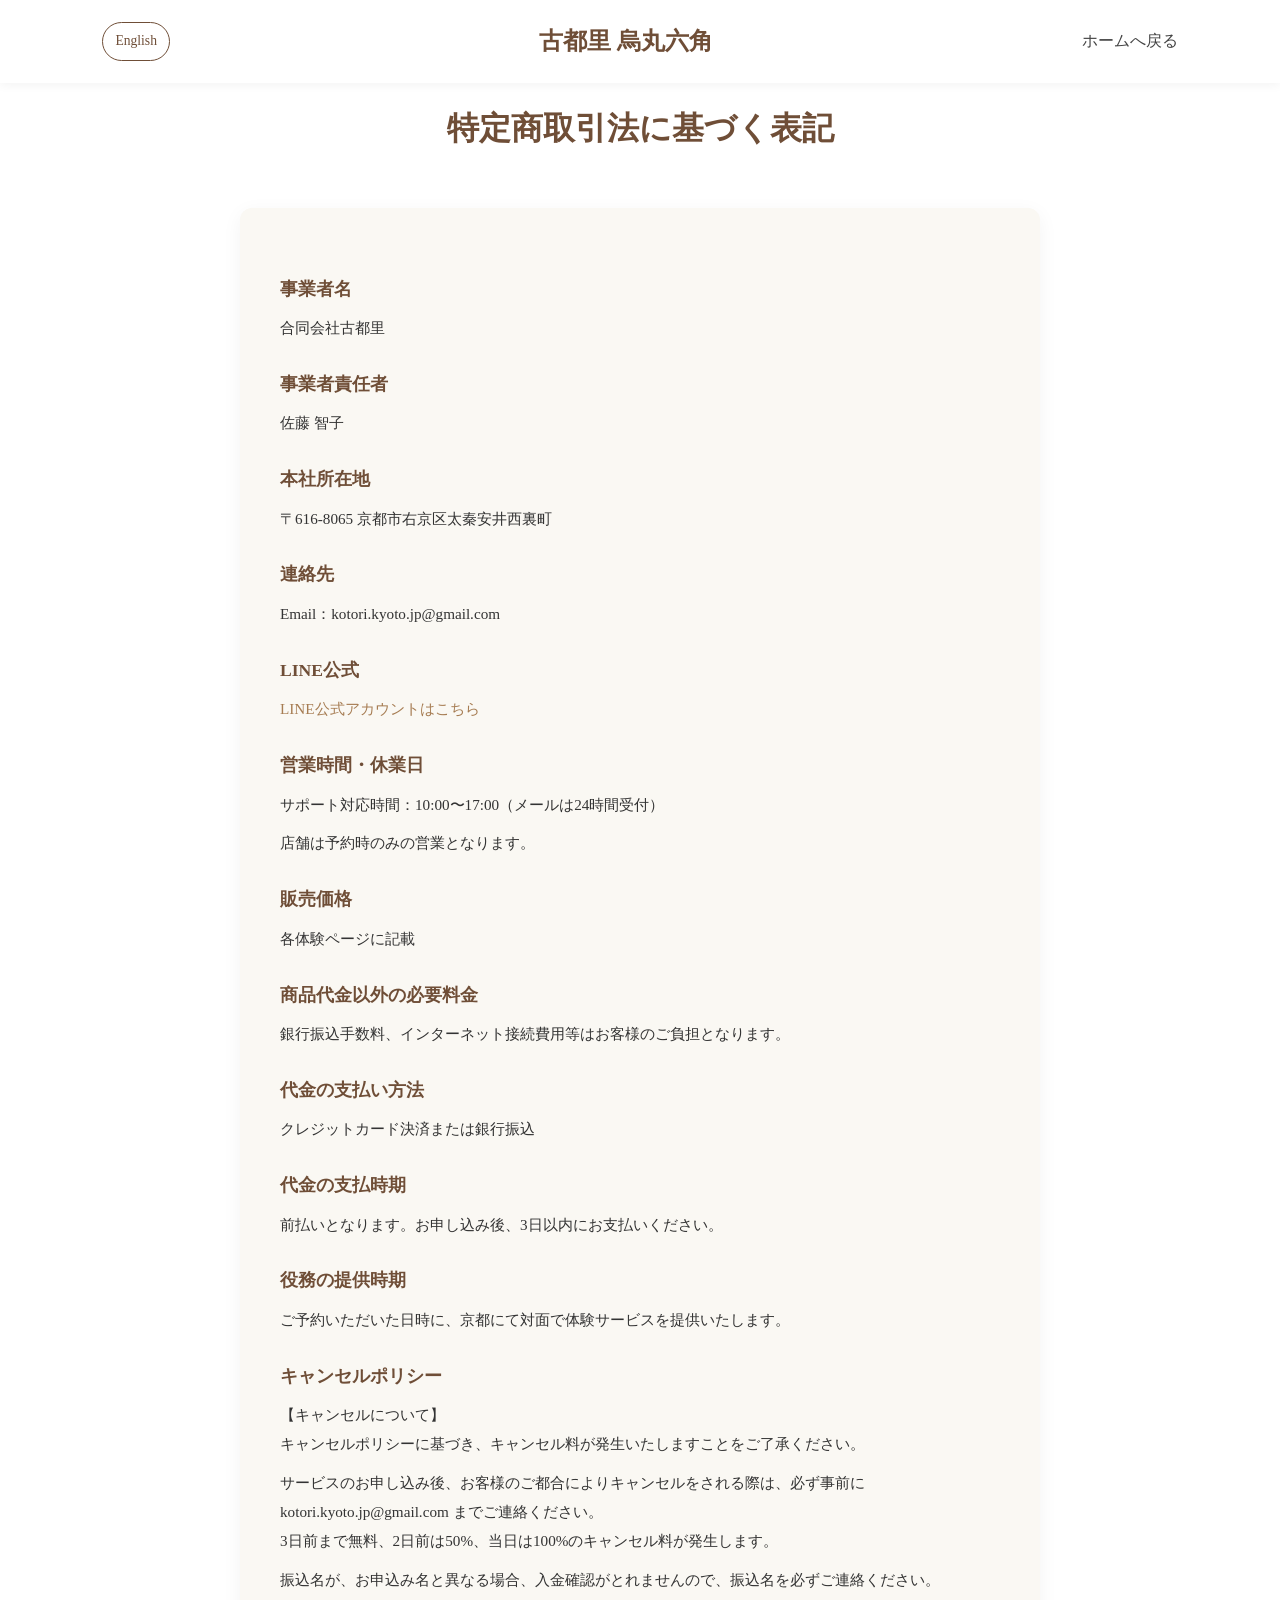
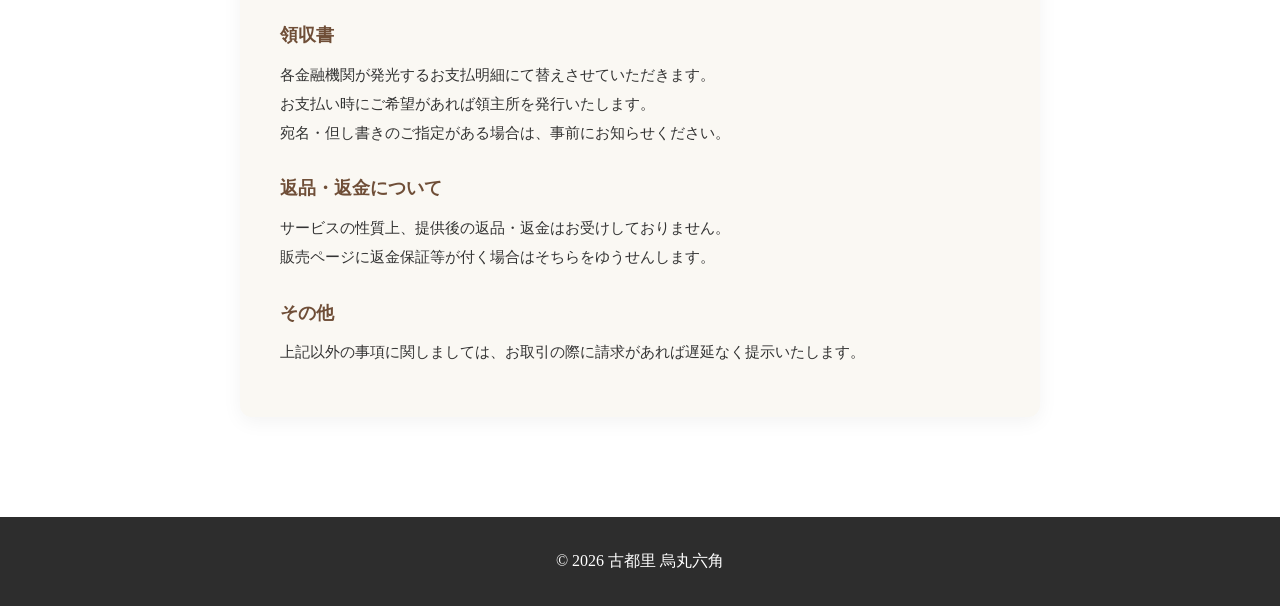
<file: legal.html>
<!DOCTYPE html>
<html lang="ja">

<head>
    <meta charset="UTF-8">
    <meta name="viewport" content="width=device-width, initial-scale=1.0">
    <title>特定商取引法に基づく表記 | 古都里 烏丸六角</title>
    <link rel="stylesheet" href="style.css">
</head>

<body>

    <header>

        <div class="language-switch">
            <a href="en/legal.html">English</a>
        </div>

        <div class="logo">古都里 烏丸六角</div>

        <div class="hamburger" id="hamburger">
            <span></span>
            <span></span>
            <span></span>
        </div>

        <nav id="navMenu">
            <a href="index.html">ホームへ戻る</a>
        </nav>

        <div class="menu-overlay" id="menuOverlay"></div>

    </header>



    <section id="legal">

        <h2>特定商取引法に基づく表記</h2>

        <div class="legal-box">

            <h3>事業者名</h3>
            <p>合同会社古都里</p>

            <h3>事業者責任者</h3>
            <p>佐藤 智子</p>

            <h3>本社所在地</h3>
            <p>〒616-8065 京都市右京区太秦安井西裏町</p>

            <h3>連絡先</h3>
            <p>Email：kotori.kyoto.jp@gmail.com</p>

            <h3>LINE公式</h3>
            <p><a href="https://lin.ee/uEFUO80" target="_blank">LINE公式アカウントはこちら</a></p>

            <h3>営業時間・休業日</h3>
            <p>サポート対応時間：10:00〜17:00（メールは24時間受付）</p>
            <p>店舗は予約時のみの営業となります。</p>

            <h3>販売価格</h3>
            <p>各体験ページに記載</p>

            <h3>商品代金以外の必要料金</h3>
            <p>銀行振込手数料、インターネット接続費用等はお客様のご負担となります。</p>

            <h3>代金の支払い方法</h3>
            <p>クレジットカード決済または銀行振込</p>

            <h3>代金の支払時期</h3>
            <p>前払いとなります。お申し込み後、3日以内にお支払いください。</p>

            <h3>役務の提供時期</h3>
            <p>ご予約いただいた日時に、京都にて対面で体験サービスを提供いたします。</p>

            <h3>キャンセルポリシー</h3>
            <p>
                【キャンセルについて】<br>
                キャンセルポリシーに基づき、キャンセル料が発生いたしますことをご了承ください。
            </p>

            <p>
                サービスのお申し込み後、お客様のご都合によりキャンセルをされる際は、必ず事前に<br>
                kotori.kyoto.jp@gmail.com までご連絡ください。<br>
                3日前まで無料、2日前は50%、当日は100%のキャンセル料が発生します。
            </p>

            <p>
                振込名が、お申込み名と異なる場合、入金確認がとれませんので、振込名を必ずご連絡ください。
            </p>

            <h3>領収書</h3>
            <p>各金融機関が発光するお支払明細にて替えさせていただきます。<br>
                お支払い時にご希望があれば領主所を発行いたします。<br>
                宛名・但し書きのご指定がある場合は、事前にお知らせください。
            </p>

            <h3>返品・返金について</h3>
            <p>サービスの性質上、提供後の返品・返金はお受けしておりません。<br>
                販売ページに返金保証等が付く場合はそちらをゆうせんします。
            </p>

            <h3>その他</h3>
            <p>
                上記以外の事項に関しましては、お取引の際に請求があれば遅延なく提示いたします。
            </p>

        </div>

    </section>



    <footer>
        <p>© 2026 古都里 烏丸六角</p>
    </footer>

    <script>
        document.addEventListener("DOMContentLoaded", () => {

            let lastScroll = 0;
            const header = document.querySelector("header");

            window.addEventListener("scroll", () => {
                const currentScroll = window.pageYOffset;

                if (currentScroll > lastScroll && currentScroll > 100) {
                    header.classList.add("hide");
                } else {
                    header.classList.remove("hide");
                }

                lastScroll = currentScroll;
            });

        });

    </script>

    <script>
        document.addEventListener("DOMContentLoaded", () => {
            const hamburger = document.getElementById("hamburger");
            const nav = document.getElementById("navMenu");

            if (hamburger && nav) {
                hamburger.addEventListener("click", () => {
                    hamburger.classList.toggle("active"); // ←これ追加
                    nav.classList.toggle("active");
                });
            }
        });
    </script>

</body>

</html>
</file>
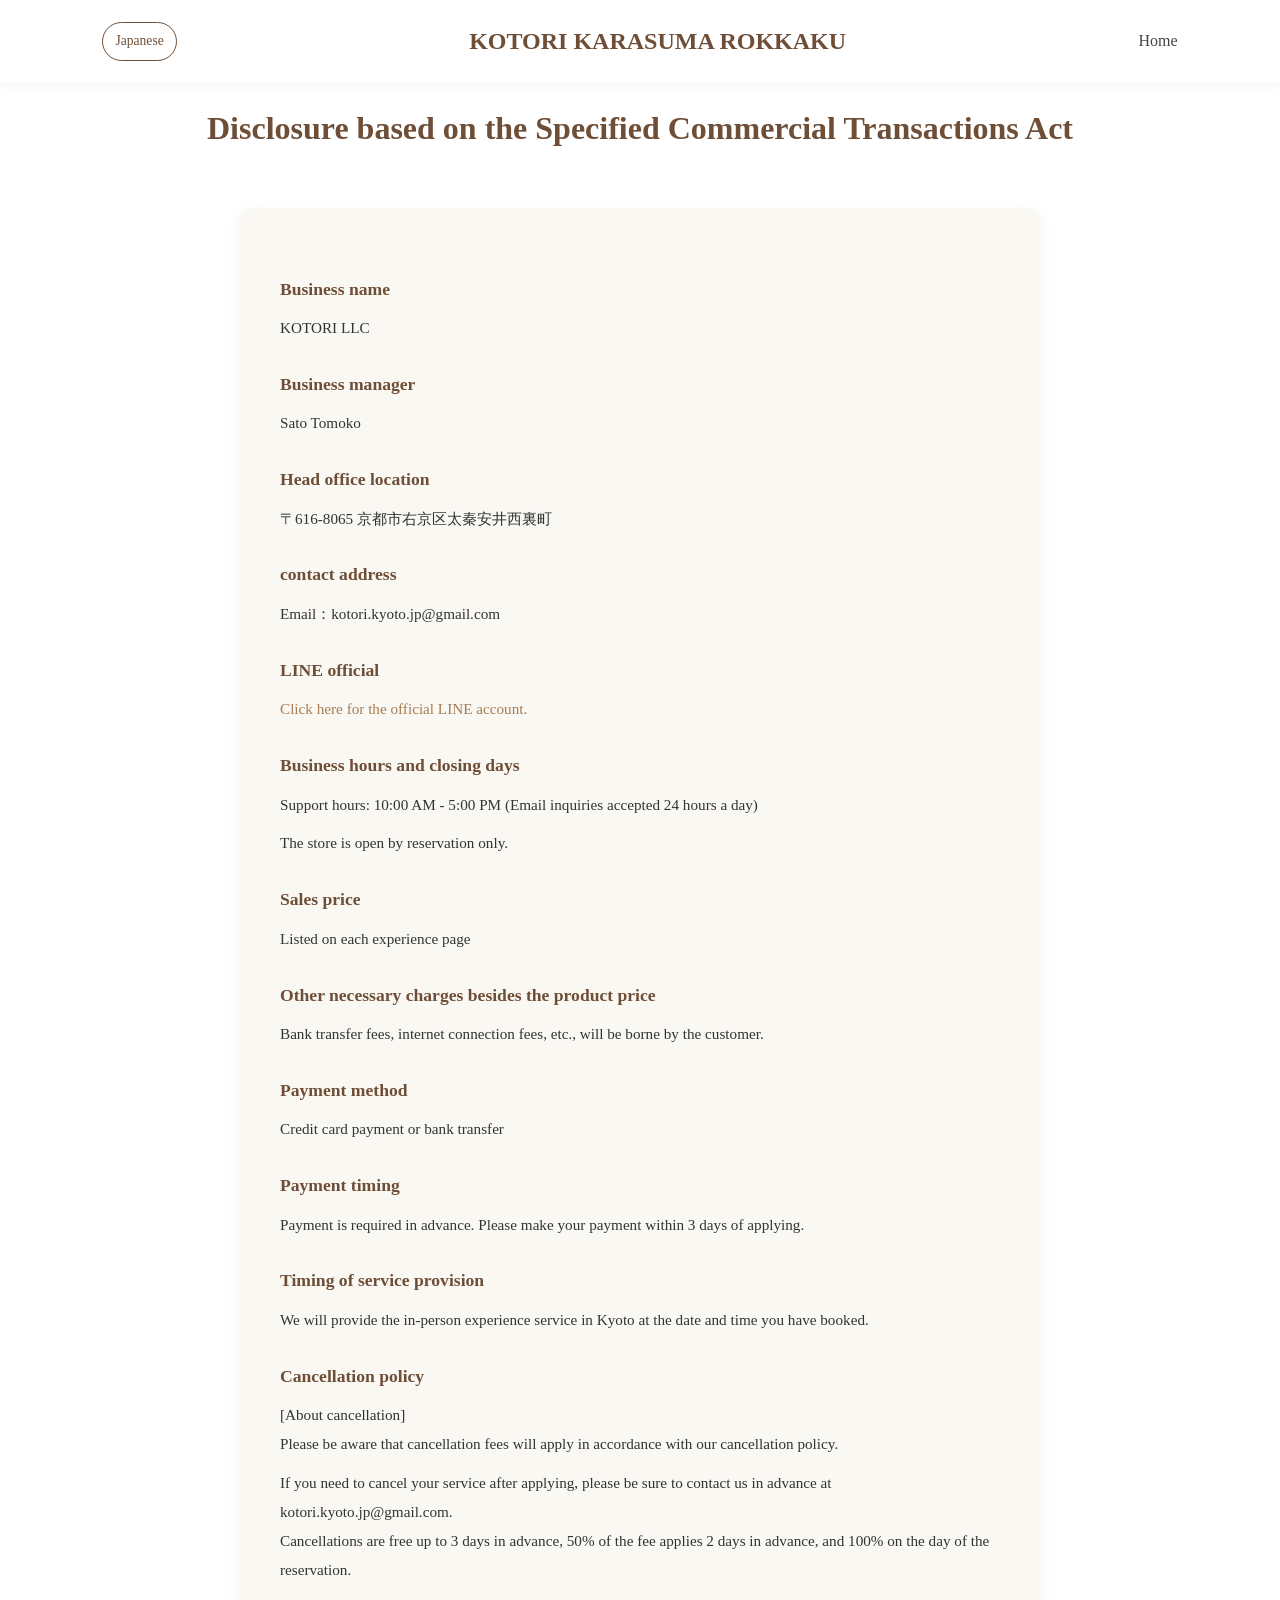
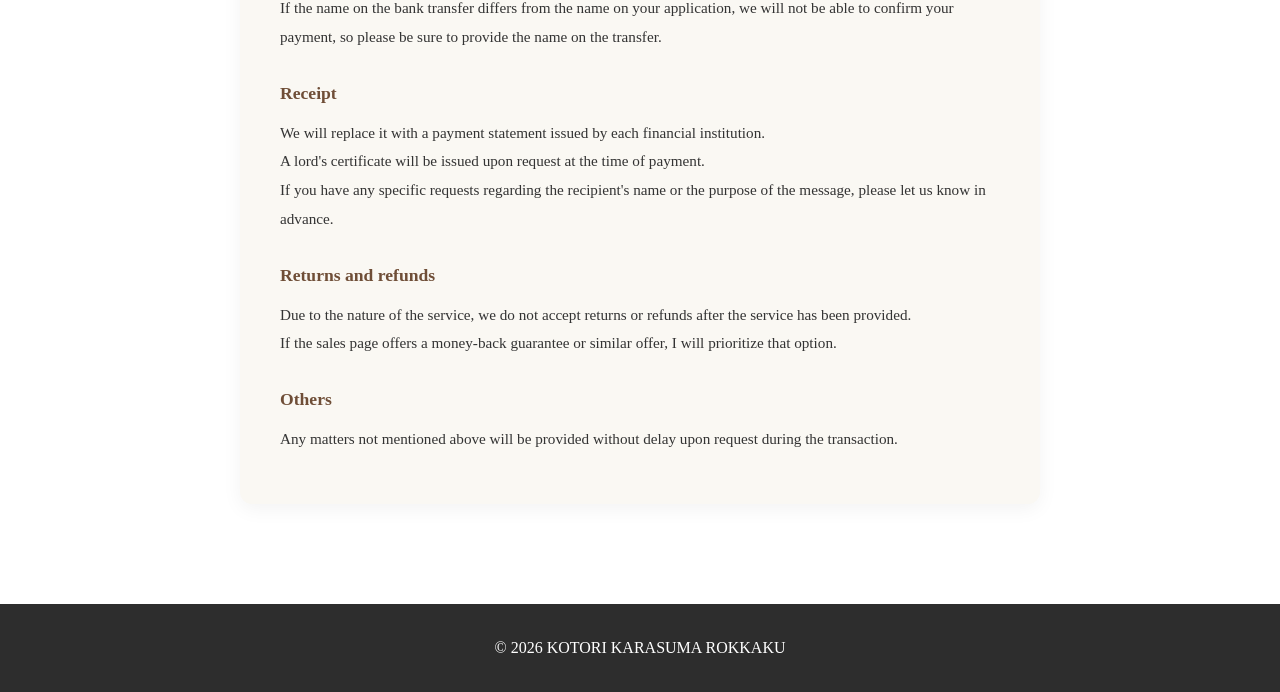
<file: en/legal.html>
<!DOCTYPE html>
<html lang="ja">

<head>
    <meta charset="UTF-8">
    <meta name="viewport" content="width=device-width, initial-scale=1.0">
    <title>Disclosure based on the Specified Commercial Transactions Act | KOTORI KARASUMA ROKKAKU</title>
    <link rel="stylesheet" href="../style.css">
</head>

<body>

    <header>

        <div class="language-switch">
            <a href="../legal.html">Japanese</a>
        </div>

        <div class="logo">KOTORI KARASUMA ROKKAKU</div>

        <div class="hamburger" id="hamburger">
            <span></span>
            <span></span>
            <span></span>
        </div>

        <nav id="navMenu">
            <a href="index.html">Home</a>
        </nav>

    </header>

    <div class="menu-overlay" id="menuOverlay"></div>

    <section id="legal">

        <h2>Disclosure based on the Specified Commercial Transactions Act</h2>

        <div class="legal-box">

            <h3>Business name</h3>
            <p>KOTORI LLC</p>

            <h3>Business manager</h3>
            <p>Sato Tomoko</p>

            <h3>Head office location</h3>
            <p>〒616-8065 京都市右京区太秦安井西裏町</p>

            <h3>contact address</h3>
            <p>Email：kotori.kyoto.jp@gmail.com</p>

            <h3>LINE official</h3>
            <p><a href="https://lin.ee/uEFUO80" target="_blank">Click here for the official LINE account.</a></p>

            <h3>Business hours and closing days</h3>
            <p>Support hours: 10:00 AM - 5:00 PM (Email inquiries accepted 24 hours a day)</p>
            <p>The store is open by reservation only.</p>

            <h3>Sales price</h3>
            <p>Listed on each experience page</p>

            <h3>Other necessary charges besides the product price</h3>
            <p>Bank transfer fees, internet connection fees, etc., will be borne by the customer.</p>

            <h3>Payment method</h3>
            <p>Credit card payment or bank transfer</p>

            <h3>Payment timing</h3>
            <p>Payment is required in advance. Please make your payment within 3 days of applying.</p>

            <h3>Timing of service provision</h3>
            <p>We will provide the in-person experience service in Kyoto at the date and time you have booked.</p>

            <h3>Cancellation policy</h3>
            <p>
                [About cancellation]<br>
                Please be aware that cancellation fees will apply in accordance with our cancellation policy.
            </p>

            <p>
                If you need to cancel your service after applying, please be sure to contact us in advance at
                kotori.kyoto.jp@gmail.com.<br>
                Cancellations are free up to 3 days in advance, 50% of the fee applies 2 days in advance, and 100% on
                the day of the reservation.
            </p>

            <p>
                If the name on the bank transfer differs from the name on your application, we will not be able to
                confirm your payment, so please be sure to provide the name on the transfer.
            </p>

            <h3>Receipt</h3>
            <p>We will replace it with a payment statement issued by each financial institution.<br>
                A lord's certificate will be issued upon request at the time of payment.<br>
                If you have any specific requests regarding the recipient's name or the purpose of the message, please
                let us know in advance.
            </p>

            <h3>Returns and refunds</h3>
            <p>Due to the nature of the service, we do not accept returns or refunds after the service has been
                provided.<br>
                If the sales page offers a money-back guarantee or similar offer, I will prioritize that option.
            </p>

            <h3>Others</h3>
            <p>
                Any matters not mentioned above will be provided without delay upon request during the transaction.
            </p>

        </div>

    </section>



    <footer>
        <p>© 2026 KOTORI KARASUMA ROKKAKU</p>
    </footer>

    <script>
        document.addEventListener("DOMContentLoaded", () => {

            let lastScroll = 0;
            const header = document.querySelector("header");

            window.addEventListener("scroll", () => {
                const currentScroll = window.pageYOffset;

                if (currentScroll > lastScroll && currentScroll > 100) {
                    header.classList.add("hide");
                } else {
                    header.classList.remove("hide");
                }

                lastScroll = currentScroll;
            });

        });

    </script>

    <script>
        document.addEventListener("DOMContentLoaded", () => {
            const hamburger = document.getElementById("hamburger");
            const nav = document.getElementById("navMenu");

            if (hamburger && nav) {
                hamburger.addEventListener("click", () => {
                    hamburger.classList.toggle("active"); // ←これ追加
                    nav.classList.toggle("active");
                });
            }
        });
    </script>

</body>

</html>
</file>
<file: style.css>
* {
    margin: 0;
    padding: 0;
    box-sizing: border-box;
}

html {
    scroll-behavior: smooth;
}

body {
    font-family: 'Noto Serif JP', serif;
    background: #faf8f3;
    color: #333;
    line-height: 1.8;
}

/* ヘッダー */

header {
    position: fixed;
    top: 0;
    width: 100%;
    background: rgba(255, 255, 255, .95);
    backdrop-filter: blur(10px);
    display: flex;
    justify-content: space-between;
    align-items: center;
    padding: 20px 8%;
    z-index: 1000;
    box-shadow: 0 2px 10px rgba(0, 0, 0, .05);
    transition: transform 0.3s ease;
}

/* 隠すときだけ使う */
header.hide {
    transform: translateY(-100%);
}

.logo {
    font-size: 1.5rem;
    font-weight: 600;
    color: #6f4e37;
}

nav {
    display: flex;
    gap: 25px;
    z-index: 2000;
}

nav a {
    text-decoration: none;
    color: #444;
    transition: .3s;
}

nav a:hover {
    color: #a67c52;
}

/* ヒーロー */

.hero {
    height: 100vh;
    background: url("https://cdn.phototourl.com/free/2026-06-01-9246357a-6ad7-449f-96bb-bd77bd4fa47f.jpg") center center/cover no-repeat;
    display: flex;
    justify-content: center;
    align-items: center;
    position: relative;
}

.overlay {
    position: absolute;
    inset: 0;
    background: rgba(0, 0, 0, .35);
}

.hero-content {
    position: relative;
    z-index: 2;
    text-align: center;
    color: white;
    max-width: 800px;
    padding: 20px;
}

.hero-content h1 {
    font-size: 4rem;
    margin-bottom: 20px;
}

.hero-content p {
    font-size: 1.2rem;
    margin-bottom: 30px;
}

/* ボタン */

.btn {
    display: inline-block;
    background: #a67c52;
    color: white;
    text-decoration: none;
    padding: 14px 35px;
    border-radius: 30px;
    transition: .3s;
}

.btn:hover {
    background: #7b5a3d;
    transform: translateY(-2px);
}

/* 共通 */

section {
    padding: 100px 10%;
}

h2 {
    text-align: center;
    margin-bottom: 50px;
    font-size: 2rem;
    color: #6f4e37;
}

/* About */

#about p {
    max-width: 900px;
    margin: auto;
    text-align: center;
}


/* 体験紹介 */

.experience-item {
    display: flex;
    align-items: center;
    gap: 60px;
    margin-bottom: 100px;
}

.experience-item img {
    width: 50%;
    height: 450px;
    object-fit: cover;
    border-radius: 20px;
    box-shadow: 0 10px 30px rgba(0, 0, 0, .15);
}

.experience-text {
    flex: 1;
}

.experience-text h3 {
    font-size: 2rem;
    margin-bottom: 20px;
    color: #6f4e37;
}

.experience-text p {
    font-size: 1.05rem;
}

.experience-image {
    display: block;
    width: 50%;
    overflow: hidden;
    border-radius: 20px;
}

.experience-image img {
    width: 100%;
    transition: .4s;
}

.experience-image:hover img {
    transform: scale(1.05);
}

.experience-text h3 a {
    text-decoration: none;
    color: #6f4e37;
}

/* 左右交互 */

.reverse {
    flex-direction: row-reverse;
}

/* カード */

.card h3 {
    color: #6f4e37;
    margin-bottom: 15px;
}

/* アクセス */

#access {
    text-align: center;
}

/* 予約 */

#reserve {
    text-align: center;
    background: #f2ece3;
}

/* SNS */

#sns {
    text-align: center;
}

.sns-links {
    display: flex;
    justify-content: center;
    gap: 15px;
    flex-wrap: wrap;
}

.sns-icon {
    width: 50px;
    height: 50px;
    display: flex;
    align-items: center;
    justify-content: center;
    border-radius: 50%;
    background: #fff;
    box-shadow: 0 4px 12px rgba(0, 0, 0, 0.1);
    transition: 0.3s;
    position: relative;
}

.sns-icon img {
    width: 24px;
    height: 24px;
}

/* 吹き出し */
.sns-icon::after {
    content: attr(data-name);
    position: absolute;
    bottom: -32px;
    left: 50%;
    transform: translateX(-50%) translateY(5px);
    background: rgba(0, 0, 0, 0.8);
    color: white;
    font-size: 12px;
    padding: 4px 8px;
    border-radius: 6px;

    opacity: 0;
    visibility: hidden;
    transition: 0.15s ease;
    white-space: nowrap;
}

/* ホバーした瞬間表示 */
.sns-icon:hover::after {
    opacity: 1;
    visibility: visible;
    transform: translateX(-50%) translateY(0);
}

/* hover */
.sns-icon:hover {
    transform: translateY(-3px) scale(1.05);
}

/* 色分け */
.sns-icon.instagram {
    background: #fff0f5;
}

.sns-icon.x {
    background: #f0f0f0;
}

.sns-icon.facebook {
    background: #e8f0ff;
}

.sns-icon.line {
    background: #e6fff0;
}

.sns-icon.tumblr {
    background: #eef3f8;
}

.sns-icon.hatena {
    background: #e6f7ff;
}

.sns-links a {
    text-decoration: none;
    color: white;
    background: #6f4e37;
    padding: 12px 25px;
    border-radius: 25px;
    transition: .3s;
}

.sns-links a:hover {
    background: #8a6447;
}

.sns-icon::after {
    content: attr(data-name);
    position: absolute;
    bottom: -35px;
    left: 50%;
    transform: translateX(-50%);
    background: #333;
    color: white;
    font-size: 12px;
    padding: 5px 8px;
    border-radius: 6px;
    opacity: 0;
    pointer-events: none;
    transition: 0.2s;
    white-space: nowrap;
}

/* フッター */

footer {
    background: #2d2d2d;
    color: white;
    text-align: center;
    padding: 30px;
}

.lead {
    max-width: 900px;
    margin: auto;
    text-align: center;
    font-size: 1.1rem;
}

ul {
    max-width: 800px;
    margin: auto;
    padding-left: 25px;
}

ul li {
    margin-bottom: 15px;
}

.detail-hero {
    position: relative;
    width: 100%;
    height: 55vh;
    min-height: 350px;
    overflow: hidden;
    padding: 0;
}

.detail-hero img {
    width: 100%;
    height: 100%;
    object-fit: cover;
}

.detail-hero::after {
    content: "";
    position: absolute;
    inset: 0;
    background: rgba(0, 0, 0, 0.65);
}

/* タイトル */

.hero-title {
    position: absolute;
    top: 50%;
    left: 50%;
    transform: translate(-50%, -50%);
    text-align: center;
    color: white;
    width: 90%;
    z-index: 2;
}

.hero-title h1 {
    font-size: clamp(2rem, 4vw, 3rem);
    font-weight: 300;
    letter-spacing: .35em;
}

.hero-title p {
    font-size: 1.4rem;
    line-height: 1.8;
    text-shadow: 0 4px 20px rgba(0, 0, 0, .8);
}


.intro {
    background: white;
    padding: 80px 10%;
}

.lead {
    max-width: 900px;
    margin: auto;
    text-align: center;
    font-size: 1.2rem;
    line-height: 2.2;
}

.experience-detail {
    display: flex;
    align-items: center;
    gap: 40px;

    max-width: 1200px;
    margin: 0 auto 120px;
    margin-bottom: 100px;
}

.experience-detail>div {
    flex: 1;
}

.experience-detail img {
    width: 45%;
    max-width: 500px;
    height: 650px;
    object-fit: cover;
    border-radius: 12px;
    flex-shrink: 0;
}

.experience-detail h3 {
    font-size: 2rem;
    margin-bottom: 20px;
    color: #6f4e37;
}

.experience-detail p {
    line-height: 2;
}

.experience-detail.reverse {
    flex-direction: row-reverse;
}


.cards {
    display: grid;
    grid-template-columns: repeat(2, 1fr);
    gap: 40px;
    max-width: 1000px;
    margin: auto;
}

.card {
    text-align: center;
}

.other-image {
    width: 100%;
    height: 280px;
    object-fit: cover;
    border-radius: 12px;
    transition: 0.4s;
}

.card a:hover .other-image {
    transform: scale(1.05);
}

.image-link {
    display: block;
    overflow: hidden;
    border-radius: 12px;
}

.price-box {
    max-width: 700px;
    margin: auto;
    text-align: center;
    background: white;
    padding: 50px;
    border-radius: 12px;
    margin-bottom: 80px;

}

.price-box h3 {
    color: #6f4e37;
    margin-bottom: 25px;
}

.price-box p {
    margin-bottom: 12px;
    font-size: 1.1rem;
}

.price-box strong {
    color: #b22222;
    font-size: 1.2rem;
}

.price-box del {
    color: #888;
}

#legal {
    background: #fff;
    text-align: center;
}

.legal-box {
    max-width: 800px;
    margin: auto;
    background: #faf8f3;
    padding: 40px;
    border-radius: 12px;
    text-align: left;
    line-height: 1.9;
    box-shadow: 0 5px 20px rgba(0, 0, 0, 0.05);
}

.legal-box h3 {
    margin-top: 25px;
    margin-bottom: 8px;
    color: #6f4e37;
    font-size: 1.1rem;
}

.legal-box p {
    margin-bottom: 10px;
    font-size: 0.95rem;
}

.legal-box a {
    color: #a67c52;
    text-decoration: none;
}

.legal-box a:hover {
    text-decoration: underline;
}

.contact-form {
    max-width: 600px;
    margin: 40px auto 0;
    padding: 30px;
    background: white;
    border-radius: 12px;
    box-shadow: 0 5px 20px rgba(0, 0, 0, 0.08);
}

.map-box {
    max-width: 900px;
    margin: 40px auto 0;
}

.map-box iframe {
    width: 100%;
    height: 450px;
    border: 0;
    border-radius: 15px;
    box-shadow: 0 5px 20px rgba(0, 0, 0, .1);
}

.language-switch {
    display: flex;
    gap: 8px;
}

.language-switch a {
    text-decoration: none;
    padding: 6px 12px;
    border: 1px solid #6f4e37;
    border-radius: 20px;
    color: #6f4e37;
    font-size: 0.85rem;
}

.language-switch a:hover {
    background: #6f4e37;
    color: white;
}

/* ハンバーガー */
.hamburger {
    display: none;
    flex-direction: column;
    gap: 5px;
    cursor: pointer;
    z-index: 3000;
}

.hamburger span {
    width: 28px;
    height: 2px;
    background: #6f4e37;
    display: block;
}

/* ここに追加 ↓ */
.hamburger,
.hamburger:focus,
.hamburger:active {
    outline: none;
    -webkit-tap-highlight-color: transparent;
}

/* ×に変形 */
.hamburger.active span:nth-child(1) {
    transform: translateY(7px) rotate(45deg);
}

.hamburger.active span:nth-child(2) {
    opacity: 0;
}

.hamburger.active span:nth-child(3) {
    transform: translateY(-7px) rotate(-45deg);
}

.menu-overlay {
    position: fixed;
    inset: 0;
    background: rgba(0, 0, 0, .6);

    opacity: 0;
    visibility: hidden;
    transition: 0.3s ease;

    z-index: 1500;
}

.menu-overlay.active {
    opacity: 1;
    visibility: visible;
}

/* =========================
   スマホ版
========================= */
@media (max-width:768px) {

    /* ヘッダー */
    header {
        padding: 15px 20px;
    }

    .language-switch {
        order: 1;
    }

    .logo {
        order: 2;
        flex: 1;
        text-align: center;
        font-size: 1rem;
    }

    .hamburger {
        order: 3;
        display: flex;
        position: relative;
        z-index: 3000;
    }

    /* メニュー */
    nav {
        position: fixed;
        top: 70px;
        right: -100%;
        width: 280px;
        height: calc(100vh - 70px);
        background: white;
        flex-direction: column;
        padding-top: 30px;

        transition: 0.4s ease;
        z-index: 2000;
        padding: 60px 30px 30px;
    }

    nav.active {
        right: 0;
    }

    /* ヒーロー */
    .hero-content h1 {
        font-size: 2.3rem;
    }

    .hero-content p {
        font-size: 1rem;
    }

    /* 共通 */
    section {
        padding: 70px 8%;
    }

    /* トップページ体験紹介 */

    .experience-item,
    .experience-item.reverse {
        flex-direction: column;
        gap: 0;
        margin-bottom: 60px;
    }

    .experience-image {
        width: 100%;
    }

    .experience-item img {
        width: 100%;
        height: 280px;
        object-fit: cover;
        border-radius: 0;
    }

    .experience-text {
        width: 100%;
        padding: 20px 0;
    }

    .experience-text h3 {
        font-size: 1.6rem;
    }

    /* 詳細ページ */

    .experience-detail,
    .experience-detail.reverse {
        flex-direction: column;
        gap: 0;
        margin-bottom: 60px;
    }

    .experience-detail img {
        width: 100vw;
        max-width: 100vw;

        max-height: 80vh;

        height: auto;

        object-fit: contain;

        margin-left: calc(50% - 50vw);
        margin-right: calc(50% - 50vw);

        border-radius: 0;
        display: block;
    }

    .experience-detail>div {
        width: 100%;
        padding: 25px 0;
    }

    .experience-detail h3 {
        font-size: 1.6rem;
    }

    /* カード */
    .cards {
        grid-template-columns: 1fr;
        gap: 30px;
    }

    .other-image {
        height: 220px;
    }

    /* 価格 */
    .price-box {
        padding: 30px 20px;
    }

    /* 地図 */
    .map-box iframe {
        height: 300px;
    }

    /* SNS */
    .sns-links {
        gap: 10px;
    }

    .sns-icon {
        width: 45px;
        height: 45px;
    }



}
</file>
